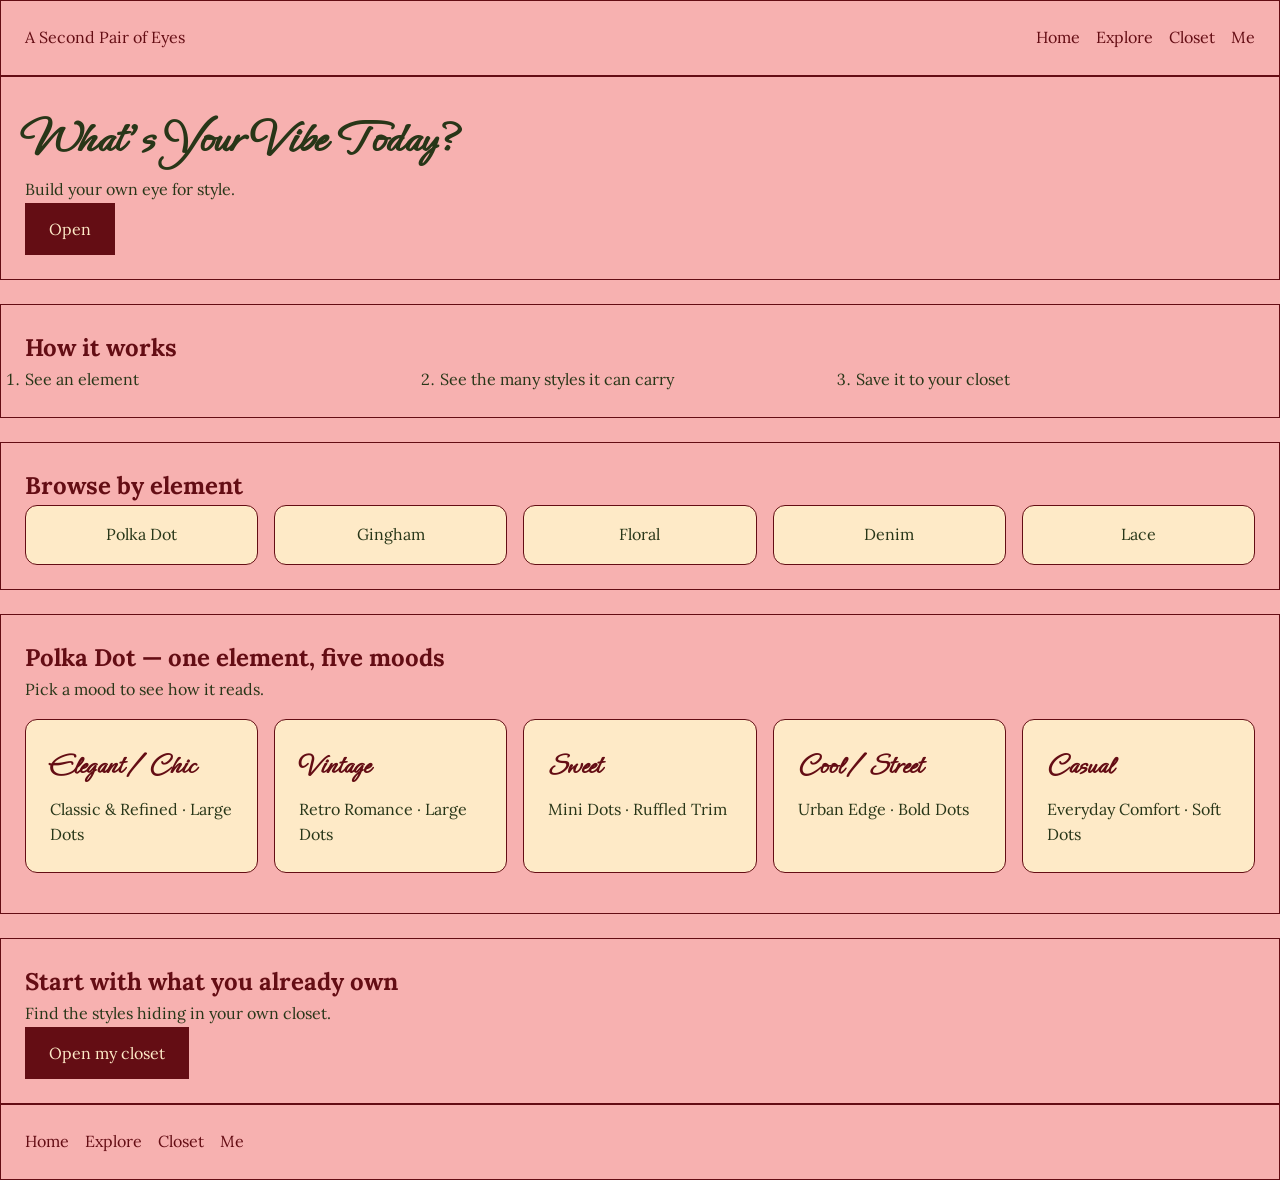
<file: index.html>
<!doctype html>
<html lang="en">
  <head>
    <meta charset="UTF-8" />
    <meta name="viewport" content="width=device-width, initial-scale=1.0" />
    <title>My Project</title>
        <link rel="preconnect" href="https://fonts.googleapis.com" />
    <link rel="preconnect" href="https://fonts.gstatic.com" crossorigin />
    <link href="https://fonts.googleapis.com/css2?family=Ephesis&family=Lora:wght@400;600&display=swap" rel="stylesheet" />
    <link rel="stylesheet" href="style.css" />
  </head>
  <body>
    <!-- START BELOW -->
     <!-- HEADER / NAV -->
<header>
  <a href="#">A Second Pair of Eyes</a>

  <nav>
    <a href="#">Home</a>
    <a href="#">Explore</a>
    <a href="#">Closet</a>
    <a href="#">Me</a>
  </nav>
</header>
<main>

  <!-- HERO SECTION -->
  <section id="hero">
    <h1>What's Your Vibe Today?</h1>
    <p>Build your own eye for style.</p>
    <button>Open</button>
  </section>
  <!-- HOW IT WORKS SECTION -->
  <section>
    <h2>How it works</h2>
    <ol class="steps">
      <li>See an element</li>
      <li>See the many styles it can carry</li>
      <li>Save it to your closet</li>
    </ol>
  </section>
    <!-- BROWSE BY ELEMENT SECTION -->
 <section id="browse">
    <h2>Browse by element</h2>
    <ul class="element-list">
      <li>Polka Dot</li>
      <li>Gingham</li>
      <li>Floral</li>
      <li>Denim</li>
      <li>Lace</li>
    </ul>
  </section>
    <!-- POLKA DOT STYLES (dynamic) -->
  <section>
    <h2>Polka Dot — one element, five moods</h2>
    <p id="mood-count"></p>
    <div id="polka-styles">
      <!-- JavaScript will fill this in -->
    </div>
        <div id="mood-detail"></div>
  </section>
  
    <!-- CTA SECTION -->
  <section id="closet">
    <h2>Start with what you already own</h2>
    <p>Find the styles hiding in your own closet.</p>
    <button>Open my closet</button>
  </section>
</main>
  <!-- FOOTER -->
  <footer>
    <nav>
      <a href="#">Home</a>
      <a href="#">Explore</a>
      <a href="#">Closet</a>
      <a href="#">Me</a>
    </nav>
  </footer>
      <script src="script.js"></script>
  </body>
</html>
</file>
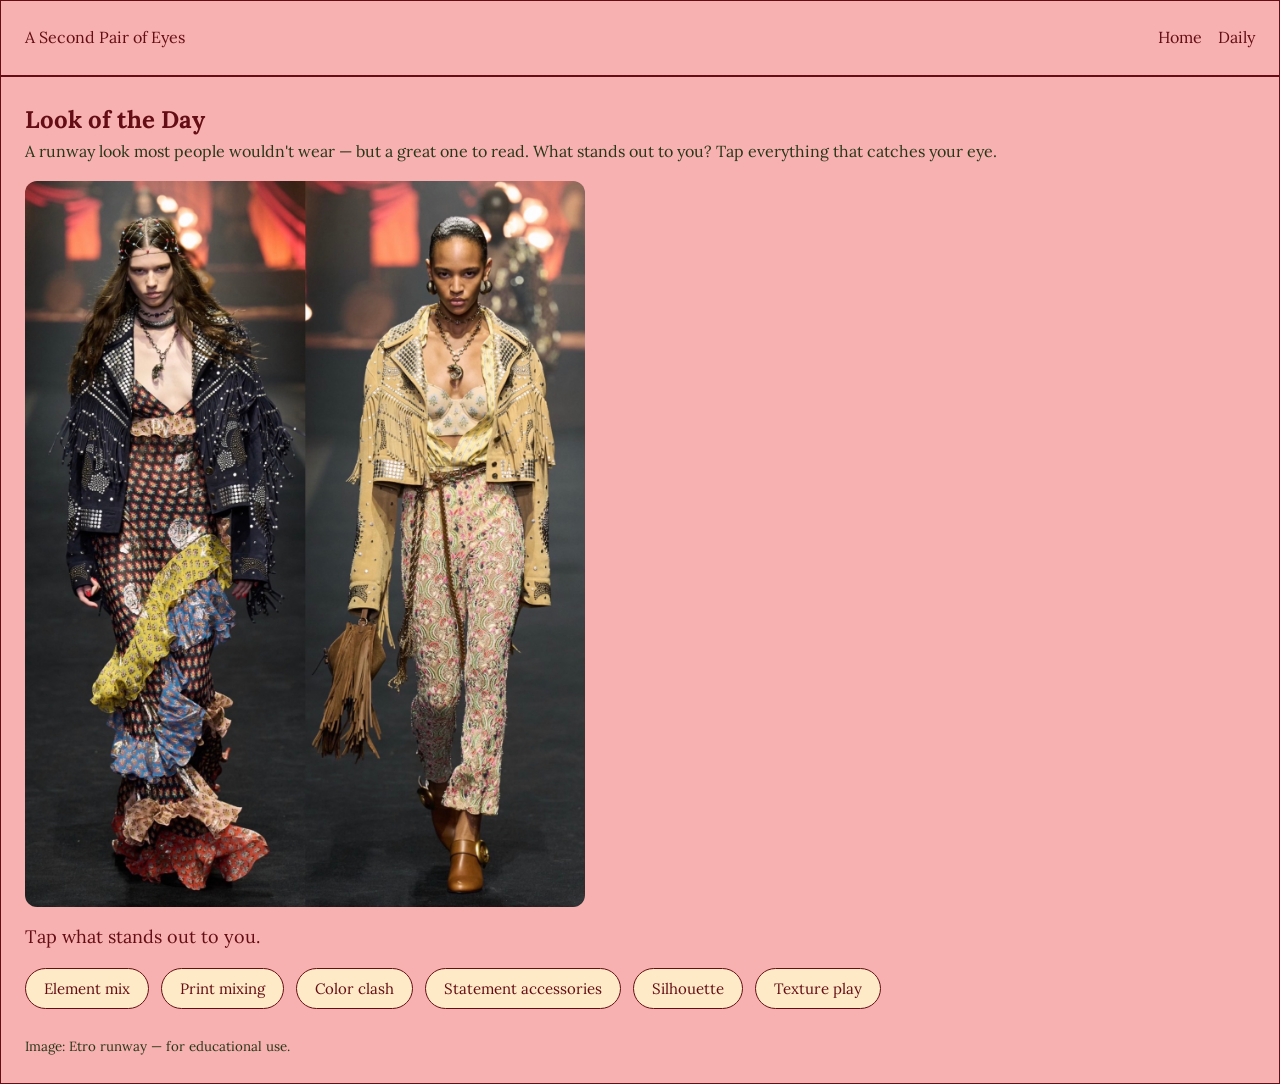
<file: daily.html>
<!doctype html>
<html lang="en">
  <head>
    <meta charset="UTF-8" />
    <meta name="viewport" content="width=device-width, initial-scale=1.0" />
    <title>Look of the Day</title>
    <link rel="preconnect" href="https://fonts.googleapis.com" />
    <link rel="preconnect" href="https://fonts.gstatic.com" crossorigin />
    <link href="https://fonts.googleapis.com/css2?family=Ephesis&family=Lora:wght@400;600&display=swap" rel="stylesheet" />
    <link rel="stylesheet" href="style.css" />
  </head>
  <body>
    <header>
      <a href="index.html">A Second Pair of Eyes</a>
      <nav>
        <a href="index.html">Home</a>
        <a href="daily.html">Daily</a>
      </nav>
    </header>

    <main>
      <!-- LOOK OF THE DAY (interactive) -->
      <section id="look-of-the-day">
        <h2>Look of the Day</h2>
        <p>A runway look most people wouldn't wear — but a great one to read. What stands out to you? Tap everything that catches your eye.</p>

        <img src="look.jpg" alt="Etro runway look — studded fringe jackets over mixed floral prints" class="look-img" />

        <p id="spot-feedback">Tap what stands out to you.</p>

        <div id="aspect-buttons"></div>
        <div id="aspect-cards"></div>

        <small class="credit">Image: Etro runway — for educational use.</small>
      </section>
    </main>

    <script src="daily.js"></script>
  </body>
</html>
</file>
<file: style.css>
/* LAYOUT PLAN
   Two-dimensional — gridding these:
   - page shell        → one centered content column, even vertical rhythm
   - how it works      → three parallel steps, a row on desktop / stacked on mobile
   - browse by element → a set of equal element cards (auto-fit)
   - polka dot moods   → equal mood cards (auto-fit)  [already gridded in A6]

   One-dimensional — Flexbox:
   - header / nav → logo on the left, links on the right
   - footer       → a row of nav links

   Fine as a stack — normal flow:
   - hero → centered headline, subtitle, button
   - cta  → centered stack
*/
/* === RESET === */
*,
*::before,
*::after {
  margin: 0;
  padding: 0;
  box-sizing: border-box;
}

/* START BELOW */
/* ===== 全局 / Body ===== */
body {
  background-color: #F7B1B0;      /* 背景粉 */
  color: #283618;                 /* 文字墨绿 */
  font-family: 'Lora', serif;     /* 正文字体 */
  font-size: 16px;                /* type scale 的 Body */
  line-height: 1.6;
}
main {
  display: grid;
  gap: 24px;        /* 间距用 8 的倍数 */
}
/* header: logo 在左、导航在右 —— 一维的一行,所以用 Flexbox */
header {
  display: flex;
  justify-content: space-between;
  align-items: center;
}

/* nav: 链接排成一行,间距均匀 */
nav {
  display: flex;
  gap: 16px;
}
/* ===== 标题 ===== */
h1 {
  font-family: 'Ephesis', cursive;  /* display 花体 */
  font-size: 48px;                  /* Hero/Display */
  color: #283618;
}
h2 {
  font-family: 'Lora', serif;       /* 章节标题用 Lora */
  font-size: 24px;
  color: #640D14;                   /* primary 酒红 */
}

/* ===== 每个 section:看得见边界 + 间距(8 的倍数)===== */
header, section, footer {
  padding: 24px;                    /* 8×3 */
  margin-bottom: 0px;              /* 8×2 */
  border: 1px solid #640D14;        /* 让每块边界可见 */
}

/* ===== 按钮 ===== */
button {
  background-color: #640D14;        /* primary 酒红 */
  color: #FEEAC7;                   /* 奶油色字 */
  border: none;
  padding: 16px 24px;
  font-family: 'Lora', serif;
  font-size: 16px;
}
a {
  color: #640D14;         /* 酒红,和品牌一致 */
  text-decoration: none;  /* 去掉下划线 */
}
/* ===== Polka Dot 风格卡(动态生成)===== */
#polka-styles {
  display: grid;
  grid-template-columns: repeat(auto-fit, minmax(220px, 1fr));
  gap: 16px;
  margin-top: 16px;
}

.mood-card {
  background-color: #FEEAC7;     /* 奶油色底,和粉底区分开 */
  border: 1px solid #640D14;     /* 酒红边 */
  border-radius: 12px;
  padding: 24px;
}

.mood-card h3 {
  font-family: 'Ephesis', cursive;  /* 风格名用花体,呼应 mockup */
  font-size: 28px;
  color: #640D14;                   /* 酒红 */
  margin-bottom: 8px;
}

.mood-card p {
  font-family: 'Lora', serif;
  font-size: 16px;
  color: #283618;                   /* 墨绿 */
}
/* browse by element: 一组等大的元素卡 —— 用 auto-fit,不靠 media query 自己就会 reflow */
.element-list {
  display: grid;
  grid-template-columns: repeat(auto-fit, minmax(140px, 1fr));
  gap: 16px;
  list-style: none;   /* 现在是卡片了,去掉小圆点 */
}

/* 每个元素做成一张小卡,和 Polka Dot 那组风格统一 */
.element-list li {
  background-color: #FEEAC7;
  border: 1px solid #640D14;
  border-radius: 12px;
  padding: 16px;
  text-align: center;
}
.steps {
  display: grid;
  grid-template-columns: 1fr;
  gap: 16px;
}

@media (min-width: 768px) {
  .steps {
    grid-template-columns: repeat(3, 1fr);
  }
}
/* ===== Look of the Day(每日活动)===== */
.look-img {
  width: 100%;
  max-width: 560px;
  border-radius: 12px;
  display: block;
  margin: 16px 0;
}

#spot-feedback {
  font-family: 'Lora', serif;
  font-size: 18px;
  color: #640D14;
  margin: 8px 0 16px;
}

#aspect-buttons {
  display: flex;
  flex-wrap: wrap;
  gap: 12px;
  margin-bottom: 24px;
}

.aspect-btn {
  background-color: #FEEAC7;
  color: #640D14;
  border: 1px solid #640D14;
  border-radius: 999px;
  padding: 10px 18px;
  font-family: 'Lora', serif;
  font-size: 15px;
  cursor: pointer;
}

.aspect-btn.active {       /* 被点亮的按钮 */
  background-color: #640D14;
  color: #FEEAC7;
}

#aspect-cards {
  display: grid;
  gap: 16px;
}

.aspect-card {
  background-color: #FEEAC7;
  border: 1px solid #640D14;
  border-radius: 12px;
  padding: 16px 20px;
}

.aspect-card h3 {
  font-family: 'Ephesis', cursive;
  font-size: 24px;
  color: #640D14;
  margin-bottom: 4px;
}

.aspect-card p {
  font-family: 'Lora', serif;
  font-size: 16px;
  color: #283618;
}

/* 隐藏状态 —— 这就是 toggle 在控制的那个 class */
.is-hidden {
  display: none;
}
.mood-card {
  cursor: pointer;
}

.mood-card.selected {
  background-color: #640D14;
}

.mood-card.selected h3,
.mood-card.selected p {
  color: #FEEAC7;
}
#mood-detail {
  margin-top: 16px;
}

#mood-detail h3 {
  font-family: 'Ephesis', cursive;
  font-size: 28px;
  color: #640D14;
}
</file>
